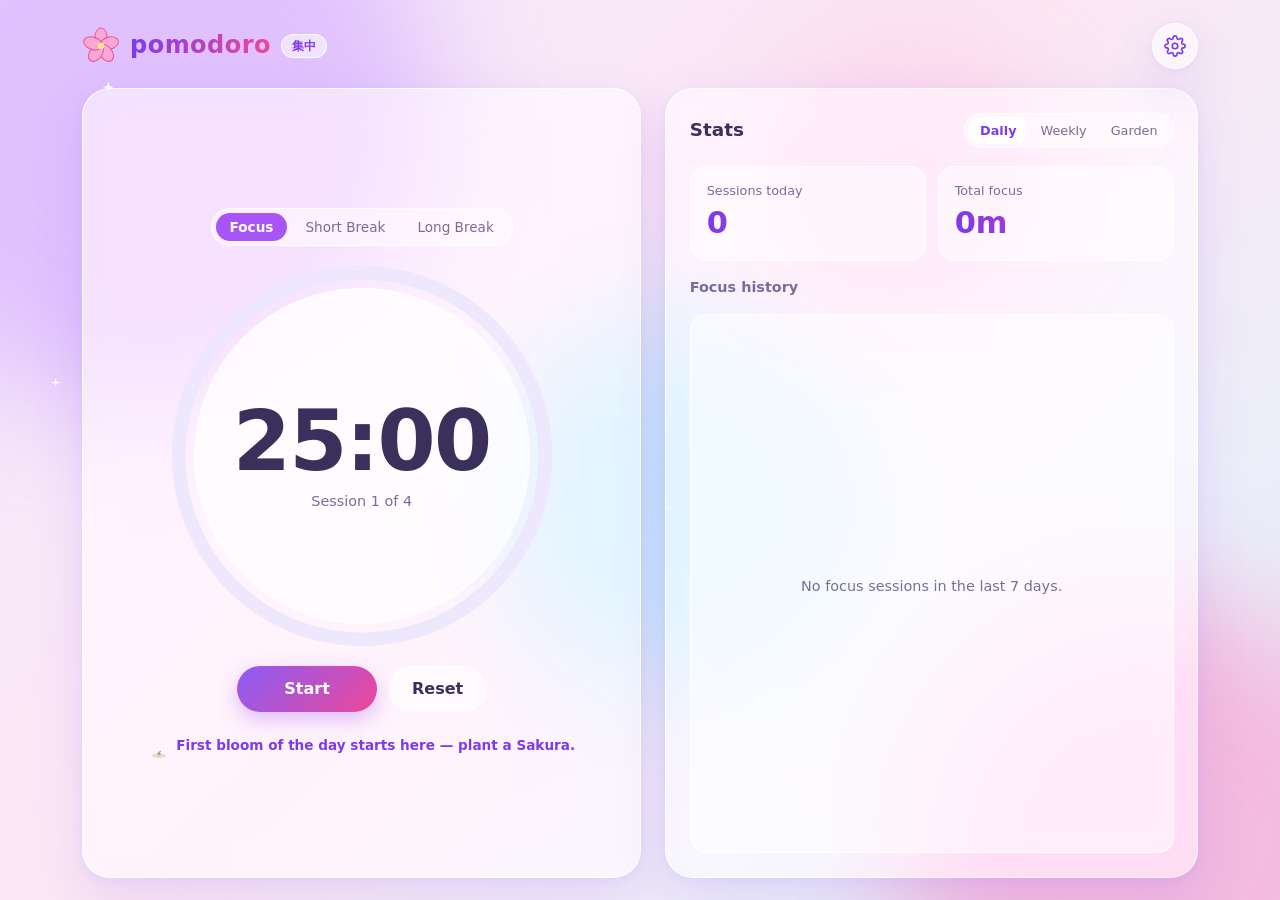
<file: index.html>
<!DOCTYPE html>
<html lang="en">
<head>
  <meta charset="UTF-8">
  <meta name="viewport" content="width=device-width, initial-scale=1.0">
  <title>Pomodoro Timer</title>
  <link rel="stylesheet" href="css/style.css">
  <!-- Not deferred: the saved theme is applied before the page paints (no light→dark flash) -->
  <script src="js/storage.js"></script>
  <script src="js/theme.js"></script>
</head>
<body>
  <!-- Decorative pastel scene (CSS only). Keep in sync with blocked.html -->
  <div class="scene" aria-hidden="true">
    <div class="blob"></div>
    <div class="blob"></div>
    <div class="blob"></div>
    <div class="blob"></div>
    <div class="sparkles">
      <span></span><span></span><span></span><span></span><span></span>
      <span></span><span></span><span></span><span></span><span></span>
    </div>
    <div class="petals">
      <span class="petal"></span><span class="petal"></span><span class="petal"></span><span class="petal"></span>
      <span class="petal"></span><span class="petal"></span><span class="petal"></span><span class="petal"></span>
    </div>
  </div>

  <!-- Garden plant sprite: 5 growth stages + wilted, reused with <use>. Colors come from CSS variables
       (--flower, --leaf, …) set on the outer <svg class="plant flower-…">, so one drawing serves every flower. -->
  <svg class="sprite" aria-hidden="true" focusable="false">
    <symbol id="plant-seed" viewBox="0 0 40 48">
      <ellipse class="p-soil" cx="20" cy="44" rx="14" ry="4"/>
      <ellipse class="p-seed" cx="20" cy="40.5" rx="3.4" ry="2.5"/>
      <path class="p-stem" d="M20 38.5 q1 -2 2.5 -2.5"/>
    </symbol>
    <symbol id="plant-sprout" viewBox="0 0 40 48">
      <ellipse class="p-soil" cx="20" cy="44" rx="14" ry="4"/>
      <path class="p-stem" d="M20 43 V33"/>
      <path class="p-leaf" d="M20 35 C15 35 13 32 13 29 C17 29 20 31 20 35Z"/>
      <path class="p-leaf" d="M20 34 C25 34 27 31 27 28 C23 28 20 30 20 34Z"/>
    </symbol>
    <symbol id="plant-leaves" viewBox="0 0 40 48">
      <ellipse class="p-soil" cx="20" cy="44" rx="14" ry="4"/>
      <path class="p-stem" d="M20 43 V22"/>
      <path class="p-leaf" d="M20 38 C13 38 10 34 10 29 C16 29 20 33 20 38Z"/>
      <path class="p-leaf" d="M20 31 C27 31 30 27 30 22 C24 22 20 26 20 31Z"/>
      <path class="p-leaf" d="M20 24 C16 24 14.5 21.5 14.5 19 C17.5 19 20 21 20 24Z"/>
    </symbol>
    <symbol id="plant-bud" viewBox="0 0 40 48">
      <ellipse class="p-soil" cx="20" cy="44" rx="14" ry="4"/>
      <path class="p-stem" d="M20 43 V17"/>
      <path class="p-leaf" d="M20 38 C13 38 10 34 10 29 C16 29 20 33 20 38Z"/>
      <path class="p-leaf" d="M20 31 C27 31 30 27 30 22 C24 22 20 26 20 31Z"/>
      <path class="p-petal" d="M20 5 C25.5 9 25.5 15.5 20 18 C14.5 15.5 14.5 9 20 5Z"/>
      <path class="p-leaf" d="M15.5 15 C17.5 18.5 22.5 18.5 24.5 15 C23 20.5 17 20.5 15.5 15Z"/>
    </symbol>
    <symbol id="plant-bloom" viewBox="0 0 40 48">
      <ellipse class="p-soil" cx="20" cy="44" rx="14" ry="4"/>
      <path class="p-stem" d="M20 43 V19"/>
      <path class="p-leaf" d="M20 38 C13 38 10 34 10 29 C16 29 20 33 20 38Z"/>
      <path class="p-leaf" d="M20 31 C27 31 30 27 30 22 C24 22 20 26 20 31Z"/>
      <g transform="translate(20 12)">
        <ellipse class="p-petal" rx="4.6" ry="6.6" cy="-5.6"/>
        <ellipse class="p-petal" rx="4.6" ry="6.6" cy="-5.6" transform="rotate(72)"/>
        <ellipse class="p-petal" rx="4.6" ry="6.6" cy="-5.6" transform="rotate(144)"/>
        <ellipse class="p-petal" rx="4.6" ry="6.6" cy="-5.6" transform="rotate(216)"/>
        <ellipse class="p-petal" rx="4.6" ry="6.6" cy="-5.6" transform="rotate(288)"/>
        <circle class="p-center" r="3.2"/>
      </g>
    </symbol>
    <symbol id="plant-wilted" viewBox="0 0 40 48">
      <ellipse class="p-soil" cx="20" cy="44" rx="14" ry="4"/>
      <path class="p-stem" d="M20 43 C20 33 22 25 29 23"/>
      <path class="p-leaf" d="M20 39 C14 40 11 38 9 34 C14 33 18 35 20 39Z"/>
      <path class="p-leaf" d="M21 33 C26 35 29 34 31 31 C27 29 23 30 21 33Z"/>
      <g transform="translate(30 27) rotate(160) scale(0.8)">
        <ellipse class="p-petal" rx="4.6" ry="6.6" cy="-5.6"/>
        <ellipse class="p-petal" rx="4.6" ry="6.6" cy="-5.6" transform="rotate(90)"/>
        <ellipse class="p-petal" rx="4.6" ry="6.6" cy="-5.6" transform="rotate(270)"/>
        <circle class="p-center" r="3.2"/>
      </g>
    </symbol>
    <symbol id="icon-petal" viewBox="-20 -20 40 40">
      <g class="sakura-petals">
        <ellipse rx="6.5" ry="10" cy="-9"/>
        <ellipse rx="6.5" ry="10" cy="-9" transform="rotate(72)"/>
        <ellipse rx="6.5" ry="10" cy="-9" transform="rotate(144)"/>
        <ellipse rx="6.5" ry="10" cy="-9" transform="rotate(216)"/>
        <ellipse rx="6.5" ry="10" cy="-9" transform="rotate(288)"/>
      </g>
      <circle class="sakura-center" r="3.5"/>
    </symbol>
  </svg>

  <div class="app" data-mode="focus">
    <!-- Top bar: brand + settings drop-down -->
    <header class="topbar">
      <div class="brand">
        <svg class="brand-mark" viewBox="-20 -20 40 40" aria-hidden="true" focusable="false">
          <g class="sakura-petals">
            <ellipse rx="6.5" ry="10" cy="-9"/>
            <ellipse rx="6.5" ry="10" cy="-9" transform="rotate(72)"/>
            <ellipse rx="6.5" ry="10" cy="-9" transform="rotate(144)"/>
            <ellipse rx="6.5" ry="10" cy="-9" transform="rotate(216)"/>
            <ellipse rx="6.5" ry="10" cy="-9" transform="rotate(288)"/>
          </g>
          <circle class="sakura-center" r="3.5"/>
        </svg>
        <h1 class="gradient-text">pomodoro</h1>
        <span class="brand-tag" lang="ja">集中</span>
      </div>

      <details class="settings-menu">
        <summary class="gear-btn" aria-label="Settings">
          <svg viewBox="0 0 24 24" aria-hidden="true" focusable="false">
            <circle cx="12" cy="12" r="3"/>
            <path d="M19.4 15a1.65 1.65 0 0 0 .33 1.82l.06.06a2 2 0 1 1-2.83 2.83l-.06-.06a1.65 1.65 0 0 0-1.82-.33 1.65 1.65 0 0 0-1 1.51V21a2 2 0 1 1-4 0v-.09A1.65 1.65 0 0 0 9 19.4a1.65 1.65 0 0 0-1.82.33l-.06.06a2 2 0 1 1-2.83-2.83l.06-.06a1.65 1.65 0 0 0 .33-1.82 1.65 1.65 0 0 0-1.51-1H3a2 2 0 1 1 0-4h.09A1.65 1.65 0 0 0 4.6 9a1.65 1.65 0 0 0-.33-1.82l-.06-.06a2 2 0 1 1 2.83-2.83l.06.06a1.65 1.65 0 0 0 1.82.33H9a1.65 1.65 0 0 0 1-1.51V3a2 2 0 1 1 4 0v.09a1.65 1.65 0 0 0 1 1.51 1.65 1.65 0 0 0 1.82-.33l.06-.06a2 2 0 1 1 2.83 2.83l-.06.06a1.65 1.65 0 0 0-.33 1.82V9a1.65 1.65 0 0 0 1.51 1H21a2 2 0 1 1 0 4h-.09a1.65 1.65 0 0 0-1.51 1z"/>
          </svg>
        </summary>

        <!-- Drop-down settings card -->
        <section class="card settings-card" aria-labelledby="settings-heading">
          <div class="settings-head">
            <h2 id="settings-heading">Settings</h2>
            <button type="button" id="closeSettings" class="icon-btn" aria-label="Close settings">✕</button>
          </div>

          <form id="settingsForm" class="settings-form" novalidate>
            <div class="setting-rows">

              <!-- Row 1: durations -->
              <details class="setting-row" name="settings">
                <summary>
                  <span class="row-icon" aria-hidden="true">
                    <svg viewBox="0 0 24 24" focusable="false"><circle cx="12" cy="13" r="8"/><path d="M12 9v4l2.5 2M9 2h6"/></svg>
                  </span>
                  <span class="row-text">
                    <span class="row-title">Timer durations</span>
                    <span id="durationsSummary" class="row-summary">25 / 5 / 15 min · long break every 4</span>
                  </span>
                  <span class="row-chevron" aria-hidden="true"></span>
                </summary>
                <div class="row-body">
                  <div class="fields">
                    <label class="field">
                      <span>Focus (min)</span>
                      <input type="number" name="focus" min="1" max="120" step="1" value="25" required>
                    </label>
                    <label class="field">
                      <span>Short break (min)</span>
                      <input type="number" name="short" min="1" max="120" step="1" value="5" required>
                    </label>
                    <label class="field">
                      <span>Long break (min)</span>
                      <input type="number" name="long" min="1" max="120" step="1" value="15" required>
                    </label>
                    <label class="field">
                      <span>Long break after</span>
                      <input type="number" name="longEvery" min="1" max="12" step="1" value="4" required>
                    </label>
                  </div>
                  <p class="hint">Duration changes apply from the next session if the timer is running.</p>
                </div>
              </details>

              <!-- Row 2: site blocking -->
              <details class="setting-row" name="settings">
                <summary>
                  <span class="row-icon" aria-hidden="true">
                    <svg viewBox="0 0 24 24" focusable="false"><circle cx="12" cy="12" r="9"/><path d="M5.7 5.7l12.6 12.6"/></svg>
                  </span>
                  <span class="row-text">
                    <span class="row-title">Site blocking <span class="badge">focus only</span></span>
                    <span id="blockingSummary" class="row-summary">Off</span>
                  </span>
                  <span class="row-chevron" aria-hidden="true"></span>
                </summary>
                <div class="row-body">
                  <div class="segmented" role="radiogroup" aria-label="Blocking mode">
                    <label><input type="radio" name="blockMode" value="off" checked><span>Off</span></label>
                    <label><input type="radio" name="blockMode" value="blocklist"><span>Block listed</span></label>
                    <label><input type="radio" name="blockMode" value="allowlist"><span>Allow only</span></label>
                  </div>

                  <p id="modeHint" class="hint">Blocking is off. All sites are allowed during focus.</p>

                  <label class="field site-list" data-for-mode="blocklist" hidden>
                    <span>Disallowed sites <small>(one per line)</small></span>
                    <textarea name="blockedSites" rows="4" spellcheck="false" autocapitalize="off"
                              placeholder="youtube.com&#10;reddit.com&#10;x.com"></textarea>
                  </label>

                  <label class="field site-list" data-for-mode="allowlist" hidden>
                    <span>Allowed sites <small>(one per line)</small></span>
                    <textarea name="allowedSites" rows="4" spellcheck="false" autocapitalize="off"
                              placeholder="docs.google.com&#10;github.com&#10;stackoverflow.com"></textarea>
                  </label>

                  <p id="blockerNote" class="note">
                    Sites are only blocked when this app is installed as a browser extension
                    (Chrome/Edge → Extensions → Developer mode → Load unpacked).
                  </p>
                </div>
              </details>

              <!-- Row 3: garden -->
              <details class="setting-row" name="settings">
                <summary>
                  <span class="row-icon" aria-hidden="true">
                    <svg viewBox="0 0 24 24" focusable="false"><path d="M12 21v-8M12 13c-4 0-6-2.5-6-6 3.5 0 6 2 6 6zM12 15c3.5 0 5.5-2 5.5-5-3 0-5.5 2-5.5 5z"/><path d="M7 21h10"/></svg>
                  </span>
                  <span class="row-text">
                    <span class="row-title">Garden</span>
                    <span id="gardenSummary" class="row-summary">On · 0 petals · growing Sakura</span>
                  </span>
                  <span class="row-chevron" aria-hidden="true"></span>
                </summary>
                <div class="row-body">
                  <label class="switch">
                    <input type="checkbox" id="gardenEnabled" checked>
                    <span class="switch-track" aria-hidden="true"></span>
                    <span>Show garden and messages</span>
                  </label>

                  <fieldset id="flowerPicker" class="flower-picker">
                    <legend>Next flower to grow</legend>
                  </fieldset>

                  <div>
                    <button type="button" id="unlockFlower" class="btn">Unlock Tulip · 100 petals</button>
                  </div>
                  <p class="hint">Earn 1 petal per focus minute. Pausing never hurts your plant; resetting after the first minute wilts it.</p>
                </div>
              </details>

              <!-- Row 4: appearance (applies immediately, like the garden row) -->
              <details class="setting-row" name="settings">
                <summary>
                  <span class="row-icon" aria-hidden="true">
                    <svg viewBox="0 0 24 24" focusable="false"><circle cx="12" cy="12" r="8"/><path d="M12 4a8 8 0 0 0 0 16z"/></svg>
                  </span>
                  <span class="row-text">
                    <span class="row-title">Appearance</span>
                    <span id="appearanceSummary" class="row-summary">Match system</span>
                  </span>
                  <span class="row-chevron" aria-hidden="true"></span>
                </summary>
                <div class="row-body">
                  <div class="segmented" role="radiogroup" aria-label="Theme">
                    <label><input type="radio" name="theme" value="system" checked><span>System</span></label>
                    <label><input type="radio" name="theme" value="light"><span>Light</span></label>
                    <label><input type="radio" name="theme" value="dark"><span>Dark</span></label>
                  </div>
                  <p class="hint">System follows your device's light/dark setting. Applies to the timer and the blocked page.</p>
                </div>
              </details>

              <!-- Row 5: data -->
              <details class="setting-row" name="settings">
                <summary>
                  <span class="row-icon" aria-hidden="true">
                    <svg viewBox="0 0 24 24" focusable="false"><rect x="3" y="4" width="18" height="4" rx="1"/><path d="M5 8v11h14V8M10 12h4"/></svg>
                  </span>
                  <span class="row-text">
                    <span class="row-title">Data</span>
                    <span id="dataSummary" class="row-summary">0 focus sessions saved</span>
                  </span>
                  <span class="row-chevron" aria-hidden="true"></span>
                </summary>
                <div class="row-body">
                  <p class="hint">Your focus history and garden are stored only in this browser. Clearing cannot be undone.</p>
                  <div class="data-actions">
                    <button type="button" id="clearHistory" class="btn btn-danger">Clear focus history</button>
                    <button type="button" id="resetGarden" class="btn btn-danger">Reset garden</button>
                  </div>
                </div>
              </details>
            </div>

            <div class="settings-footer">
              <p id="settingsError" class="form-error" role="alert"></p>
              <div class="form-actions">
                <button type="submit" class="btn btn-primary">Save</button>
                <button type="button" id="restoreDefaults" class="btn">Restore defaults</button>
              </div>
            </div>
          </form>
        </section>
      </details>
    </header>

    <!-- One-screen stage: timer + stats -->
    <main class="stage">
      <section class="card timer" aria-labelledby="timer-heading">
        <h2 id="timer-heading" class="visually-hidden">Timer</h2>

        <ol class="modes" aria-label="Current mode">
          <li class="mode" data-mode="focus" aria-current="step">Focus</li>
          <li class="mode" data-mode="short">Short Break</li>
          <li class="mode" data-mode="long">Long Break</li>
        </ol>

        <div class="ring">
          <div id="progressBar" class="ring-progress" aria-hidden="true"></div>
          <div class="ring-face">
            <div id="time" class="time" role="timer" aria-live="off">25:00</div>
            <p id="cycle" class="cycle">Session 1 of 4</p>
          </div>
        </div>

        <div class="controls">
          <button id="startPause" type="button" class="btn btn-primary">Start</button>
          <button id="reset" type="button" class="btn">Reset</button>
        </div>

        <p id="blockStatus" class="block-status" hidden></p>
        <!-- Smart message from the garden (set by app.js) -->
        <p id="coach" class="coach">
          <svg class="plant flower-sakura" viewBox="0 0 40 48" aria-hidden="true" focusable="false"><use href="#plant-seed"/></svg>
          <span id="coachText">Plant a Sakura — 25 min to full bloom</span>
        </p>
        <p id="status" class="visually-hidden" aria-live="polite"></p>
      </section>

      <section class="card stats" aria-labelledby="stats-heading">
        <div class="stats-head">
          <h2 id="stats-heading">Stats</h2>
          <div class="toggle" role="group" aria-label="History range">
            <button type="button" class="toggle-btn" data-range="daily" aria-pressed="true">Daily</button>
            <button type="button" class="toggle-btn" data-range="weekly" aria-pressed="false">Weekly</button>
            <button type="button" id="gardenToggle" class="toggle-btn" data-range="garden" aria-pressed="false">Garden</button>
          </div>
        </div>

        <div class="tiles">
          <div class="tile">
            <span class="tile-label">Sessions today</span>
            <span id="todayCount" class="tile-value gradient-text">0</span>
          </div>
          <div class="tile">
            <span class="tile-label">Total focus</span>
            <span id="totalFocus" class="tile-value gradient-text">0m</span>
          </div>
        </div>

        <h3 id="chart-heading" class="chart-title">Focus history</h3>
        <div id="chart" class="chart" role="img" aria-labelledby="chart-heading">
          <p class="chart-empty">No sessions yet — finish a focus session to see your history.</p>
        </div>

        <!-- Garden view (filled by app.js) -->
        <div id="gardenPanel" class="garden" hidden>
          <div class="garden-head">
            <h3 class="chart-title">Your garden</h3>
            <span class="petal-count">
              <svg aria-hidden="true" focusable="false"><use href="#icon-petal"/></svg>
              <span id="petalCount">0</span> petals
            </span>
          </div>

          <div class="garden-bed">
            <div class="garden-now">
              <svg id="livePlant" class="plant flower-sakura" viewBox="0 0 40 48" aria-hidden="true" focusable="false"><use href="#plant-seed"/></svg>
              <p class="garden-now-text">
                <strong>Growing now</strong>
                <span id="liveStage">Sakura · ready to plant</span>
                <span id="gardenSummaryLine" class="garden-summary">0 blooms this week</span>
              </p>
            </div>

            <ul id="gardenRow" class="garden-row" aria-label="Plants from the last 7 days, newest first"></ul>
          </div>
        </div>
      </section>
    </main>
  </div>

  <script defer src="js/timer.js"></script>
  <script defer src="js/stats.js"></script>
  <script defer src="js/garden.js"></script>
  <script defer src="js/blocker.js"></script>
  <script defer src="js/app.js"></script>
</body>
</html>
</file>
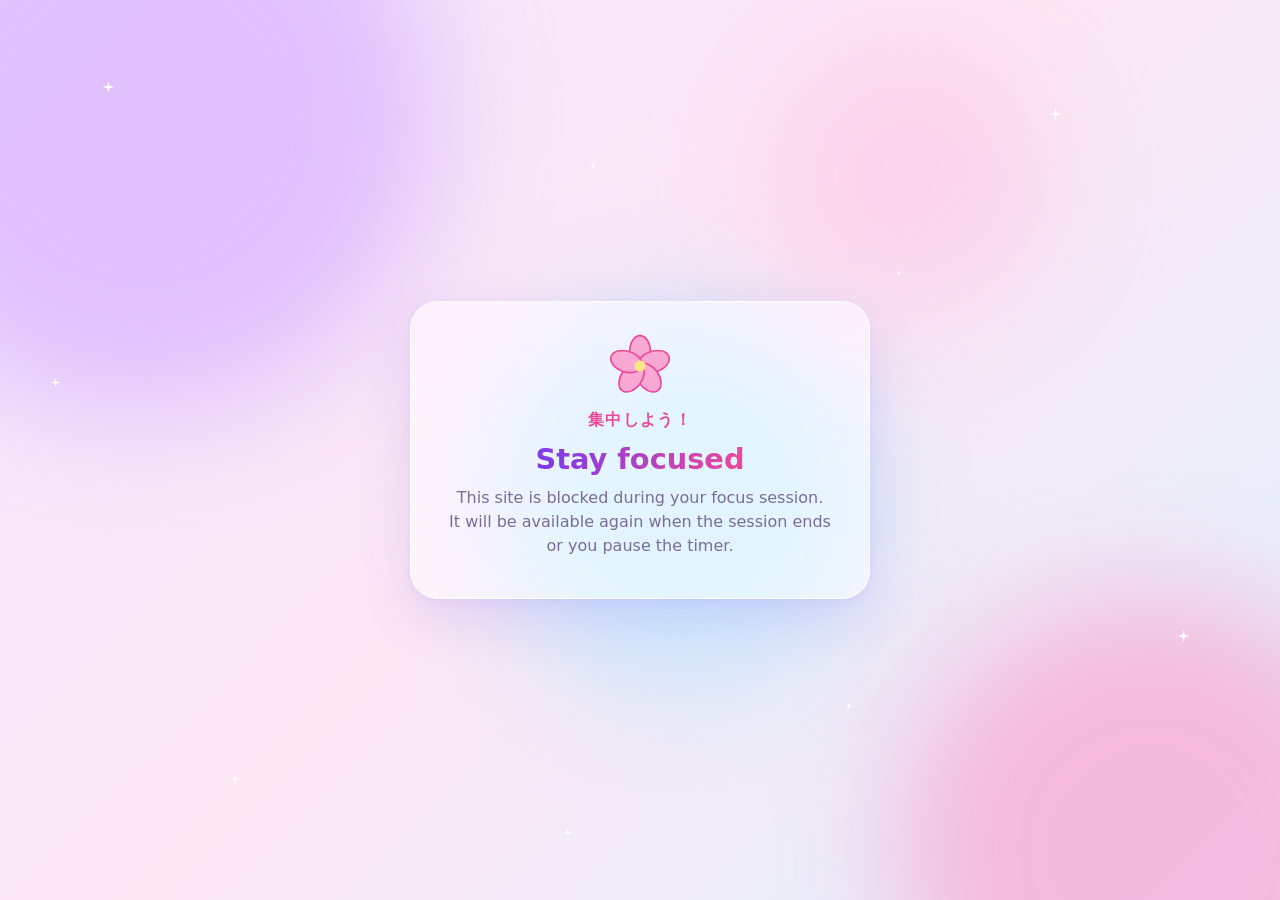
<file: blocked.html>
<!DOCTYPE html>
<html lang="en">
<head>
  <meta charset="UTF-8">
  <meta name="viewport" content="width=device-width, initial-scale=1.0">
  <title>Blocked during focus</title>
  <link rel="stylesheet" href="css/style.css">
  <!-- Not deferred: the saved theme is applied before the page paints (no light→dark flash) -->
  <script src="js/storage.js"></script>
  <script src="js/theme.js"></script>
</head>
<body class="blocked-page">
  <!-- Same decorative pastel scene as index.html (keep the two in sync) -->
  <div class="scene" aria-hidden="true">
    <div class="blob"></div>
    <div class="blob"></div>
    <div class="blob"></div>
    <div class="blob"></div>
    <div class="sparkles">
      <span></span><span></span><span></span><span></span><span></span>
      <span></span><span></span><span></span><span></span><span></span>
    </div>
    <div class="petals">
      <span class="petal"></span><span class="petal"></span><span class="petal"></span><span class="petal"></span>
      <span class="petal"></span><span class="petal"></span><span class="petal"></span><span class="petal"></span>
    </div>
  </div>

  <main class="card blocked-card">
    <svg class="brand-mark blocked-mark" viewBox="-20 -20 40 40" aria-hidden="true" focusable="false">
      <g class="sakura-petals">
        <ellipse rx="6.5" ry="10" cy="-9"/>
        <ellipse rx="6.5" ry="10" cy="-9" transform="rotate(72)"/>
        <ellipse rx="6.5" ry="10" cy="-9" transform="rotate(144)"/>
        <ellipse rx="6.5" ry="10" cy="-9" transform="rotate(216)"/>
        <ellipse rx="6.5" ry="10" cy="-9" transform="rotate(288)"/>
      </g>
      <circle class="sakura-center" r="3.5"/>
    </svg>
    <p class="blocked-ja" lang="ja">集中しよう！</p>
    <h1 class="gradient-text">Stay focused</h1>
    <p>This site is blocked during your focus session.<br>
       It will be available again when the session ends or you pause the timer.</p>
    <!-- <a id="backToTimer" class="btn btn-primary" href="index.html">Back to timer</a> -->
  </main>

  <script defer src="js/blocker.js"></script>
  <script defer src="js/blocked.js"></script>
</body>
</html>
</file>
<file: css/style.css>
/* ==========================================================================
   Theme tokens — soft pastel dreamy (light) / dusky violet (dark)
   ========================================================================== */
:root {
  color-scheme: light;
  /* Scene */
  --bg: linear-gradient(135deg, #f3e8ff 0%, #fce7f3 48%, #e0f2fe 100%);
  --bg-fallback: #f5eafc;
  --blob-1: #d8b4fe;
  --blob-2: #f9a8d4;
  --blob-3: #bae6fd;
  --blob-4: #fbcfe8;
  --blob-opacity: 0.75;
  --sparkle: #ffffff;
  --petal-a: #fde2ef;
  --petal-b: #f9a8d4;

  /* Surfaces (frosted glass) */
  --glass: rgb(255 255 255 / 0.55);
  --glass-strong: rgb(255 255 255 / 0.82);
  --glass-border: rgb(255 255 255 / 0.85);
  --panel: rgb(255 255 255 / 0.5);
  --text: #3b2f5c;
  --muted: #7a6c99;
  --border: rgb(196 181 253 / 0.5);
  --track: rgb(237 233 254 / 0.95);

  /* Accents */
  --primary: #8b5cf6;
  --primary-strong: #7c3aed;
  --sakura: #ec4899;
  --sakura-soft: #f9a8d4;
  --focus: #a855f7;   /* lavender */
  --short: #0d9488;   /* mint     */
  --long: #3b82f6;    /* sky      */
  --accent: var(--focus);
  --on-accent: #ffffff;

  --success: #0f766e;
  --danger: #e11d48;
  --danger-tint: rgb(225 29 72 / 0.08);

  /* Shared gradients and effect colors */
  --gradient-brand: linear-gradient(135deg, var(--primary), var(--sakura));
  --gradient-text: linear-gradient(90deg, var(--primary-strong), var(--sakura));
  --on-gradient: #ffffff;
  --icon-tint: linear-gradient(135deg, rgb(168 85 247 / 0.16), rgb(236 72 153 / 0.16));
  --sakura-center: #fde68a;
  --sparkle-glow: rgb(255 255 255 / 0.9);
  --btn-glow: rgb(168 85 247 / 0.35);
  --ring-glow: rgb(236 72 153 / 0.35);
  --face-highlight: rgb(255 255 255 / 0.5);
  --row-highlight: rgb(255 255 255 / 0.35);
  --bar-from: #c4b5fd;
  --bar-to: #e9d5ff;

  /* Garden plants */
  --soil: #ead7cf;
  --seed: #c69c7c;
  --stem: #5fb889;
  --leaf: #9fe0b8;
  --leaf-edge: #5fb889;
  --wilt: #cbbcb3;
  --wilt-edge: #a8968b;
  --flower-sakura: #f9a8d4;
  --flower-sakura-edge: #ec4899;
  --flower-sakura-center: #fde68a;
  --flower-tulip: #fda4af;
  --flower-tulip-edge: #f43f5e;
  --flower-tulip-center: #fb7185;
  --flower-sunflower: #fde047;
  --flower-sunflower-edge: #eab308;
  --flower-sunflower-center: #a16207;
  --flower-lotus: #ddd6fe;
  --flower-lotus-edge: #a78bfa;
  --flower-lotus-center: #fef3c7;
  --flower-moonflower: #e0f2fe;
  --flower-moonflower-edge: #7dd3fc;
  --flower-moonflower-center: #bae6fd;
  --bed: linear-gradient(to bottom, transparent 62%, rgb(234 215 207 / 0.55) 62%);

  --radius: 28px;
  --radius-sm: 16px;
  --shadow: 0 2px 8px rgb(139 92 246 / 0.08), 0 20px 50px rgb(139 92 246 / 0.16);
  --font: ui-rounded, "SF Pro Rounded", "Segoe UI Variable Display", "Segoe UI", system-ui, "Yu Gothic UI", "Meiryo", sans-serif;
}

/* Dark theme. theme.js sets <html data-theme="light|dark"> from Settings → Appearance
   (System follows the OS live). This is the ONLY place dark colors are defined. */
:root[data-theme="dark"] {
  color-scheme: dark;
  --bg: linear-gradient(135deg, #1e1b3a 0%, #2e1f4d 50%, #172554 100%);
  --bg-fallback: #241d42;
  --blob-1: #7c3aed;
  --blob-2: #db2777;
  --blob-3: #0284c7;
  --blob-4: #6d28d9;
  --blob-opacity: 0.32;
  --sparkle: #f5f3ff;
  --petal-a: rgb(253 226 239 / 0.55);
  --petal-b: rgb(249 168 212 / 0.45);

  --glass: rgb(30 27 58 / 0.55);
  --glass-strong: rgb(30 27 58 / 0.92);
  --glass-border: rgb(196 181 253 / 0.18);
  --panel: rgb(255 255 255 / 0.05);
  --text: #f3e8ff;
  --muted: #c4b5fd;
  --border: rgb(196 181 253 / 0.2);
  --track: rgb(76 59 130 / 0.55);

  --primary: #c084fc;
  --primary-strong: #a855f7;
  --sakura: #f472b6;
  --focus: #c084fc;
  --short: #5eead4;
  --long: #93c5fd;
  --on-accent: #1e1b3a;

  --success: #5eead4;
  --danger: #fb7185;
  --danger-tint: rgb(251 113 133 / 0.12);
  --row-highlight: rgb(255 255 255 / 0.04);
  --bar-from: #7c3aed;
  --bar-to: #c4b5fd;

  --soil: #4a3a5e;
  --seed: #b08a6c;
  --stem: #6ee7b7;
  --leaf: #34a37a;
  --leaf-edge: #6ee7b7;
  --wilt: #6b5f72;
  --wilt-edge: #8f8197;
  --flower-moonflower: #c7e6fb;
  --bed: linear-gradient(to bottom, transparent 62%, rgb(74 58 94 / 0.55) 62%);

  --shadow: 0 2px 8px rgb(0 0 0 / 0.3), 0 20px 50px rgb(0 0 0 / 0.35);
}

/* Per-mode accent color (set data-mode on .app) */
.app[data-mode="focus"] { --accent: var(--focus); }
.app[data-mode="short"] { --accent: var(--short); }
.app[data-mode="long"]  { --accent: var(--long); }

/* ==========================================================================
   Base
   ========================================================================== */
*,
*::before,
*::after { box-sizing: border-box; }

html, body { height: 100%; }

body {
  margin: 0;
  overflow: hidden; /* one-screen layout */
  background: var(--bg-fallback);
  color: var(--text);
  font-family: var(--font);
  font-size: 1rem; /* extension pages default to 75% in Chromium */
  line-height: 1.5;
}

h1, h2, h3 { margin: 0; line-height: 1.2; }

[hidden] { display: none !important; }

.visually-hidden {
  position: absolute;
  width: 1px;
  height: 1px;
  overflow: hidden;
  clip: rect(0 0 0 0);
  white-space: nowrap;
}

:focus-visible {
  outline: 3px solid var(--primary);
  outline-offset: 2px;
}

/* ==========================================================================
   Scene (decorative, fixed behind everything)
   ========================================================================== */
.scene {
  position: fixed;
  inset: 0;
  z-index: 0;
  overflow: hidden;
  pointer-events: none;
  background: var(--bg);
}

/* Soft blurred light blobs */
.blob {
  position: absolute;
  border-radius: 50%;
  filter: blur(60px);
  opacity: var(--blob-opacity);
  animation: float 26s ease-in-out infinite alternate;
  will-change: transform;
}
.blob:nth-of-type(1) { width: 46vmax; height: 46vmax; top: -14vmax; left: -12vmax; background: var(--blob-1); }
.blob:nth-of-type(2) { width: 40vmax; height: 40vmax; bottom: -16vmax; right: -10vmax; background: var(--blob-2); animation-duration: 32s; }
.blob:nth-of-type(3) { width: 30vmax; height: 30vmax; top: 34%; left: 38%; background: var(--blob-3); animation-duration: 38s; animation-direction: alternate-reverse; }
.blob:nth-of-type(4) { width: 22vmax; height: 22vmax; top: 4%; right: 18%; background: var(--blob-4); animation-duration: 29s; }

@keyframes float {
  from { transform: translate3d(0, 0, 0) scale(1); }
  to   { transform: translate3d(6vmax, 4vmax, 0) scale(1.1); }
}

/* Four-point sparkles */
.sparkles span {
  position: absolute;
  width: 12px;
  height: 12px;
  background: var(--sparkle);
  clip-path: polygon(50% 0, 60% 40%, 100% 50%, 60% 60%, 50% 100%, 40% 60%, 0 50%, 40% 40%);
  filter: drop-shadow(0 0 4px var(--sparkle-glow));
  animation: twinkle 3.2s ease-in-out infinite;
}
.sparkles span:nth-child(1)  { top: 9%;  left: 8%;  }
.sparkles span:nth-child(2)  { top: 18%; left: 46%; width: 8px; height: 8px; animation-delay: -1.1s; }
.sparkles span:nth-child(3)  { top: 12%; left: 82%; animation-delay: -2.2s; }
.sparkles span:nth-child(4)  { top: 42%; left: 4%;  width: 9px; height: 9px; animation-delay: -0.6s; }
.sparkles span:nth-child(5)  { top: 56%; left: 52%; width: 7px; height: 7px; animation-delay: -1.8s; }
.sparkles span:nth-child(6)  { top: 70%; left: 92%; animation-delay: -2.7s; }
.sparkles span:nth-child(7)  { top: 86%; left: 18%; width: 10px; height: 10px; animation-delay: -0.3s; }
.sparkles span:nth-child(8)  { top: 78%; left: 66%; width: 8px; height: 8px; animation-delay: -1.5s; }
.sparkles span:nth-child(9)  { top: 30%; left: 70%; width: 6px; height: 6px; animation-delay: -2.4s; }
.sparkles span:nth-child(10) { top: 92%; left: 44%; width: 9px; height: 9px; animation-delay: -0.9s; }

@keyframes twinkle {
  0%, 100% { opacity: 0.15; transform: scale(0.6) rotate(0deg); }
  50%      { opacity: 1;    transform: scale(1) rotate(45deg); }
}

/* Sakura petals */
.petal {
  position: absolute;
  top: -4vh;
  width: 13px;
  height: 10px;
  border-radius: 150% 0 150% 0;
  background: linear-gradient(135deg, var(--petal-a), var(--petal-b));
  opacity: 0.85;
  animation: petal-fall 18s linear infinite;
  will-change: transform;
}
.petal:nth-child(1) { left: 6%;  animation-duration: 17s; animation-delay: -3s; }
.petal:nth-child(2) { left: 19%; animation-duration: 22s; animation-delay: -12s; width: 10px; height: 8px; }
.petal:nth-child(3) { left: 33%; animation-duration: 19s; animation-delay: -7s; }
.petal:nth-child(4) { left: 48%; animation-duration: 24s; animation-delay: -16s; width: 9px; height: 7px; }
.petal:nth-child(5) { left: 61%; animation-duration: 18s; animation-delay: -1s; }
.petal:nth-child(6) { left: 74%; animation-duration: 23s; animation-delay: -10s; width: 15px; height: 11px; }
.petal:nth-child(7) { left: 86%; animation-duration: 20s; animation-delay: -5s; }
.petal:nth-child(8) { left: 95%; animation-duration: 26s; animation-delay: -14s; width: 10px; height: 8px; }

@keyframes petal-fall {
  0%   { transform: translate3d(0, 0, 0) rotate(0deg); }
  25%  { transform: translate3d(-40px, 27vh, 0) rotate(100deg); }
  50%  { transform: translate3d(20px, 54vh, 0) rotate(190deg); }
  75%  { transform: translate3d(-50px, 81vh, 0) rotate(280deg); }
  100% { transform: translate3d(-10px, 110vh, 0) rotate(370deg); }
}

/* ==========================================================================
   One-screen layout
   ========================================================================== */
.app {
  position: relative;
  z-index: 1;
  height: 100vh;
  height: 100dvh;
  max-width: 1180px;
  margin: 0 auto;
  padding: clamp(12px, 2.5vh, 28px) clamp(16px, 3vw, 32px);
  display: flex;
  flex-direction: column;
  gap: clamp(10px, 2.2vh, 24px);
}

.stage {
  flex: 1;
  min-height: 0;
  display: grid;
  gap: clamp(12px, 2vw, 24px);
  grid-template-columns: minmax(0, 1.05fr) minmax(0, 1fr);
}

.card {
  background: var(--glass);
  border: 1px solid var(--glass-border);
  border-radius: var(--radius);
  box-shadow: var(--shadow);
  padding: clamp(16px, 2.6vh, 28px);
  -webkit-backdrop-filter: blur(18px) saturate(150%);
  backdrop-filter: blur(18px) saturate(150%);
}

/* Gradient text (brand title, stat numbers, blocked-page title) */
.gradient-text {
  background: var(--gradient-text);
  -webkit-background-clip: text;
  background-clip: text;
  color: transparent;
}

/* ==========================================================================
   Top bar
   ========================================================================== */
.topbar {
  position: relative;
  z-index: 10;
  display: flex;
  align-items: center;
  justify-content: space-between;
}
.brand {
  display: flex;
  align-items: center;
  gap: 10px;
}
.brand-mark {
  width: 38px;
  height: 38px;
  flex: none;
  animation: spin-slow 40s linear infinite;
}
.sakura-petals ellipse { fill: var(--sakura-soft); stroke: var(--sakura); stroke-width: 1; }
.sakura-center { fill: var(--sakura-center); }
@keyframes spin-slow { to { transform: rotate(360deg); } }

.brand h1 {
  font-size: 1.5rem;
  font-weight: 800;
  letter-spacing: 0.02em;
}
.brand-tag {
  font-size: 0.75rem;
  font-weight: 700;
  padding: 2px 10px;
  border-radius: 999px;
  color: var(--primary-strong);
  background: var(--glass);
  border: 1px solid var(--glass-border);
}

/* Settings drop-down (native <details>) */
.settings-menu { position: relative; }
.gear-btn {
  list-style: none;
  width: 46px;
  height: 46px;
  border-radius: 50%;
  display: grid;
  place-items: center;
  cursor: pointer;
  color: var(--primary-strong);
  background: var(--glass);
  border: 1px solid var(--glass-border);
  box-shadow: var(--shadow);
  -webkit-backdrop-filter: blur(18px);
  backdrop-filter: blur(18px);
  transition: transform 0.2s;
}
.gear-btn::-webkit-details-marker { display: none; }
.gear-btn:hover { transform: scale(1.06); }
.gear-btn svg {
  width: 22px;
  height: 22px;
  fill: none;
  stroke: currentColor;
  stroke-width: 1.8;
  stroke-linecap: round;
  stroke-linejoin: round;
  transition: transform 0.4s ease;
}
.settings-menu[open] .gear-btn { background: var(--primary); color: var(--on-accent); border-color: var(--primary); }
.settings-menu[open] .gear-btn svg { transform: rotate(90deg); }

.settings-card {
  position: absolute;
  top: calc(100% + 12px);
  right: 0;
  width: min(440px, calc(100vw - 32px));
  max-height: calc(100dvh - 100px);
  overflow-y: auto;
  overscroll-behavior: contain;
  background: var(--glass-strong);
  padding: 18px;
  transform-origin: top right;
  animation: drop-in 0.22s ease;
}
@keyframes drop-in {
  from { opacity: 0; transform: translateY(-8px) scale(0.97); }
  to   { opacity: 1; transform: none; }
}

.settings-head {
  display: flex;
  align-items: center;
  justify-content: space-between;
  margin-bottom: 12px;
}
.settings-head h2 { font-size: 1.15rem; }

.icon-btn {
  width: 32px;
  height: 32px;
  border-radius: 50%;
  border: 1px solid var(--border);
  background: var(--panel);
  color: var(--muted);
  font: inherit;
  font-size: 0.9rem;
  cursor: pointer;
}
.icon-btn:hover { color: var(--text); background: var(--track); }

/* ==========================================================================
   Buttons
   ========================================================================== */
.btn {
  font: inherit;
  font-weight: 700;
  padding: 10px 22px;
  border-radius: 999px;
  border: 1px solid var(--glass-border);
  background: var(--glass);
  color: var(--text);
  cursor: pointer;
  transition: transform 0.15s, box-shadow 0.2s, filter 0.2s, background 0.2s;
}
.btn:hover { transform: translateY(-1px); background: var(--glass-strong); }
.btn:active { transform: translateY(0); }
.btn:disabled,
.btn:disabled:hover { cursor: not-allowed; transform: none; opacity: 0.6; border-style: dashed; background: transparent; }

.btn-primary {
  background: var(--gradient-brand);
  border-color: transparent;
  color: var(--on-gradient);
  box-shadow: 0 8px 20px var(--btn-glow);
}
.btn-primary:hover { background: var(--gradient-brand); filter: brightness(1.06); }

.btn-danger {
  color: var(--danger);
  border-color: currentColor;
  background: transparent;
}
.btn-danger:hover { background: var(--danger-tint); }

/* ==========================================================================
   Timer card (progress ring)
   ========================================================================== */
.timer {
  min-height: 0;
  display: flex;
  flex-direction: column;
  align-items: center;
  justify-content: center;
  gap: clamp(10px, 2.2vh, 22px);
  text-align: center;
  --ring: min(46vh, 34vw, 380px);
}

.modes {
  list-style: none;
  margin: 0;
  padding: 4px;
  display: inline-flex;
  gap: 4px;
  flex-wrap: wrap;
  justify-content: center;
  background: var(--panel);
  border: 1px solid var(--glass-border);
  border-radius: 999px;
}
.mode {
  font-size: 0.85rem;
  padding: 4px 14px;
  border-radius: 999px;
  color: var(--muted);
}
.mode[aria-current="step"] {
  background: var(--accent);
  color: var(--on-accent);
  font-weight: 700;
}

.ring {
  position: relative;
  width: var(--ring);
  height: var(--ring);
  flex: none;
}
.ring-progress {
  position: absolute;
  inset: 0;
  border-radius: 50%;
  background: conic-gradient(var(--accent) 0, var(--sakura) var(--p, 0%), var(--track) var(--p, 0%) 100%);
  -webkit-mask: radial-gradient(farthest-side, transparent calc(100% - 14px), black calc(100% - 13px));
  mask: radial-gradient(farthest-side, transparent calc(100% - 14px), black calc(100% - 13px)); /* mask alpha only */
  filter: drop-shadow(0 0 10px var(--ring-glow));
  transition: background 0.25s linear;
}
.ring-face {
  position: absolute;
  inset: 22px;
  border-radius: 50%;
  display: flex;
  flex-direction: column;
  align-items: center;
  justify-content: center;
  background: radial-gradient(circle at 35% 30%, var(--glass-strong), var(--glass));
  border: 1px solid var(--glass-border);
  box-shadow: inset 0 2px 20px var(--face-highlight);
}

.time {
  font-size: calc(var(--ring) * 0.22);
  font-weight: 800;
  font-variant-numeric: tabular-nums;
  letter-spacing: -0.02em;
  line-height: 1;
  color: var(--text);
}
.cycle {
  margin: 8px 0 0;
  font-size: clamp(0.8rem, 1.6vh, 0.95rem);
  color: var(--muted);
}

.controls {
  display: flex;
  justify-content: center;
  gap: 12px;
}
.controls .btn-primary { min-width: 140px; }

.block-status {
  margin: 0;
  padding: 5px 14px;
  border-radius: 999px;
  background: var(--panel);
  border: 1px solid var(--glass-border);
  color: var(--sakura);
  font-size: 0.85rem;
  font-weight: 700;
}

/* Smart message under the controls (garden coach) */
.coach {
  margin: 0;
  max-width: 100%;
  display: flex;
  align-items: center;
  gap: 6px;
  color: var(--primary-strong);
  font-size: 0.85rem;
  font-weight: 600;
}
.coach .plant { width: 22px; height: 26px; }
.coach span {
  min-width: 0;
  overflow: hidden;
  text-overflow: ellipsis;
  white-space: nowrap;
}

/* ==========================================================================
   Garden plants (inline SVG sprite in index.html, reused with <use>)
   ========================================================================== */
.sprite { position: absolute; width: 0; height: 0; overflow: hidden; }

.plant {
  flex: none;
  overflow: visible;
  --flower: var(--flower-sakura);
  --flower-edge: var(--flower-sakura-edge);
  --flower-center: var(--flower-sakura-center);
}
.flower-tulip      { --flower: var(--flower-tulip);      --flower-edge: var(--flower-tulip-edge);      --flower-center: var(--flower-tulip-center); }
.flower-sunflower  { --flower: var(--flower-sunflower);  --flower-edge: var(--flower-sunflower-edge);  --flower-center: var(--flower-sunflower-center); }
.flower-lotus      { --flower: var(--flower-lotus);      --flower-edge: var(--flower-lotus-edge);      --flower-center: var(--flower-lotus-center); }
.flower-moonflower { --flower: var(--flower-moonflower); --flower-edge: var(--flower-moonflower-edge); --flower-center: var(--flower-moonflower-center); }
.plant.is-wilted {
  --flower: var(--wilt);
  --flower-edge: var(--wilt-edge);
  --flower-center: var(--wilt-edge);
  --leaf: var(--wilt);
  --leaf-edge: var(--wilt-edge);
  --stem: var(--wilt-edge);
}

.p-soil   { fill: var(--soil); }
.p-seed   { fill: var(--seed); }
.p-stem   { fill: none; stroke: var(--stem); stroke-width: 2.4; stroke-linecap: round; }
.p-leaf   { fill: var(--leaf); stroke: var(--leaf-edge); stroke-width: 0.8; }
.p-petal  { fill: var(--flower); stroke: var(--flower-edge); stroke-width: 0.8; }
.p-center { fill: var(--flower-center); }

.plant.is-growing { transform-origin: 50% 92%; animation: sway 4s ease-in-out infinite; }
@keyframes sway {
  0%, 100% { transform: rotate(-2.5deg); }
  50%      { transform: rotate(2.5deg); }
}

/* ==========================================================================
   Stats card
   ========================================================================== */
.stats {
  min-height: 0;
  display: flex;
  flex-direction: column;
  gap: clamp(10px, 2vh, 18px);
}
.stats-head {
  display: flex;
  align-items: center;
  justify-content: space-between;
  gap: 8px;
}
.stats-head h2 { font-size: 1.15rem; }

.tiles {
  display: grid;
  grid-template-columns: 1fr 1fr;
  gap: 12px;
}
.tile {
  background: var(--panel);
  border: 1px solid var(--glass-border);
  border-radius: var(--radius-sm);
  padding: clamp(8px, 1.6vh, 14px) 16px;
  display: flex;
  flex-direction: column;
}
.tile-label { font-size: 0.8rem; color: var(--muted); }
.tile-value {
  font-size: clamp(1.3rem, 3.4vh, 1.9rem);
  font-weight: 800;
  font-variant-numeric: tabular-nums;
}

.chart-title { font-size: 0.9rem; color: var(--muted); font-weight: 600; }

.toggle {
  display: inline-flex;
  background: var(--panel);
  border: 1px solid var(--glass-border);
  border-radius: 999px;
  padding: 3px;
}
.toggle-btn {
  font: inherit;
  font-size: 0.8rem;
  border: 0;
  background: transparent;
  color: var(--muted);
  padding: 4px 12px;
  border-radius: 999px;
  cursor: pointer;
}
.toggle-btn[aria-pressed="true"] {
  background: var(--glass-strong);
  color: var(--primary-strong);
  font-weight: 700;
}

/* Bar chart (rendered by app.js) */
.chart {
  flex: 1;
  min-height: 90px;
  display: flex;
  align-items: stretch;
  gap: 8px;
  padding: 12px 10px 6px;
  background: var(--panel);
  border: 1px solid var(--glass-border);
  border-radius: var(--radius-sm);
}
.chart-empty {
  margin: auto;
  color: var(--muted);
  font-size: 0.9rem;
  text-align: center;
}
.bar-col {
  flex: 1;
  min-width: 0;
  display: flex;
  flex-direction: column;
  align-items: center;
  gap: 4px;
}
.bar-track {
  flex: 1;
  width: 100%;
  max-width: 34px;
  display: flex;
  align-items: flex-end;
}
.bar {
  width: 100%;
  height: var(--h, 0%);
  min-height: 4px;
  background: linear-gradient(to top, var(--bar-from), var(--bar-to));
  border-radius: 999px;
  transition: height 0.4s ease;
}
.bar-col.is-current .bar { background: linear-gradient(to top, var(--sakura), var(--sakura-soft)); }
.bar-value,
.bar-label {
  font-size: 0.72rem;
  color: var(--muted);
  font-variant-numeric: tabular-nums;
  white-space: nowrap;
}
.bar-col.is-current .bar-label { color: var(--sakura); font-weight: 700; }

/* Garden view (third stats toggle; same area as the chart) */
.garden {
  flex: 1;
  min-height: 0;
  display: flex;
  flex-direction: column;
  gap: clamp(8px, 1.6vh, 14px);
}
.garden-head {
  display: flex;
  align-items: center;
  justify-content: space-between;
  gap: 8px;
}
.petal-count {
  display: inline-flex;
  align-items: center;
  gap: 5px;
  padding: 3px 10px;
  border-radius: 999px;
  background: var(--panel);
  border: 1px solid var(--glass-border);
  color: var(--sakura);
  font-size: 0.8rem;
  font-weight: 700;
  font-variant-numeric: tabular-nums;
}
.petal-count svg { width: 14px; height: 14px; }

.garden-bed {
  flex: 1;
  min-height: 0;
  overflow: hidden;
  display: flex;
  flex-direction: column;
  justify-content: space-between;
  gap: 8px;
  padding: clamp(10px, 1.8vh, 16px) 14px;
  background: var(--panel);
  border: 1px solid var(--glass-border);
  border-radius: var(--radius-sm);
}
.garden-now {
  flex: 1;
  min-height: 0;
  display: flex;
  align-items: center;
  justify-content: center;
  gap: clamp(12px, 2.4vw, 28px);
}
.garden-now .plant {
  width: clamp(40px, 13vh, 110px);
  height: clamp(48px, 15.6vh, 132px);
}
.garden-now-text {
  margin: 0;
  display: flex;
  flex-direction: column;
  font-size: 0.85rem;
  color: var(--muted);
}
.garden-now-text strong { color: var(--text); font-size: 0.95rem; }

/* Newest plant first in the DOM, shown on the right; the oldest are clipped on the left */
.garden-row {
  list-style: none;
  margin: 0;
  padding: 0 4px;
  display: flex;
  flex-direction: row-reverse;
  justify-content: flex-start;
  gap: 2px;
  overflow: hidden;
  background: var(--bed);
  border-radius: 0 0 12px 12px;
}
.garden-row li { flex: none; display: flex; }
.garden-row .garden-empty {
  flex: 1;
  justify-content: center;
  padding: 8px 0 10px;
  color: var(--muted);
  font-size: 0.8rem;
}
.garden-row .plant { width: 30px; height: 36px; }

.garden-now-text .garden-summary { margin-top: 4px; font-size: 0.78rem; }

/* ==========================================================================
   Settings card contents — expandable rows
   ========================================================================== */
.settings-form {
  display: flex;
  flex-direction: column;
  gap: 14px;
}

.setting-rows {
  background: var(--panel);
  border: 1px solid var(--border);
  border-radius: var(--radius-sm);
  overflow: hidden;
}
.setting-row + .setting-row { border-top: 1px solid var(--border); }

.setting-row > summary {
  list-style: none;
  cursor: pointer;
  display: flex;
  align-items: center;
  gap: 12px;
  padding: 12px 14px;
  transition: background 0.15s;
}
.setting-row > summary::-webkit-details-marker { display: none; }
.setting-row > summary:hover,
.setting-row[open] > summary { background: var(--row-highlight); }
.setting-row > summary:focus-visible { outline-offset: -3px; }

.row-icon {
  flex: none;
  width: 34px;
  height: 34px;
  border-radius: 12px;
  display: grid;
  place-items: center;
  background: var(--icon-tint);
  color: var(--primary-strong);
}
.row-icon svg {
  width: 19px;
  height: 19px;
  fill: none;
  stroke: currentColor;
  stroke-width: 2;
  stroke-linecap: round;
  stroke-linejoin: round;
}
.row-text {
  flex: 1;
  min-width: 0;
  display: flex;
  flex-direction: column;
}
.row-title {
  font-weight: 700;
  display: flex;
  align-items: center;
  gap: 8px;
}
.row-summary {
  font-size: 0.82rem;
  color: var(--muted);
  overflow: hidden;
  text-overflow: ellipsis;
  white-space: nowrap;
}
.row-chevron {
  flex: none;
  width: 9px;
  height: 9px;
  margin-right: 4px;
  border-right: 2px solid var(--muted);
  border-bottom: 2px solid var(--muted);
  transform: translateY(-3px) rotate(45deg);
  transition: transform 0.2s ease;
}
.setting-row[open] > summary .row-chevron { transform: translateY(2px) rotate(-135deg); }

.row-body {
  padding: 4px 14px 16px;
  display: flex;
  flex-direction: column;
  gap: 12px;
}
.setting-row[open] .row-body { animation: row-in 0.2s ease; }
@keyframes row-in {
  from { opacity: 0; transform: translateY(-6px); }
  to   { opacity: 1; transform: none; }
}

.badge {
  font-size: 0.62rem;
  font-weight: 800;
  padding: 2px 8px;
  border-radius: 999px;
  background: var(--gradient-brand);
  color: var(--on-gradient);
  text-transform: uppercase;
  letter-spacing: 0.04em;
}

.fields {
  display: grid;
  grid-template-columns: repeat(2, minmax(0, 1fr));
  gap: 10px;
}
.field {
  display: flex;
  flex-direction: column;
  gap: 4px;
  font-size: 0.82rem;
  color: var(--muted);
}
.field small { font-weight: 400; }
.field input,
.field textarea {
  font: inherit;
  color: var(--text);
  background: var(--glass-strong);
  border: 1px solid var(--border);
  border-radius: 12px;
  padding: 8px 10px;
}
.field textarea {
  resize: vertical;
  min-height: 92px;
  font-family: ui-monospace, "Cascadia Code", Consolas, monospace;
  font-size: 0.85rem;
}
.field input:focus,
.field textarea:focus { border-color: var(--primary); }
.field input[aria-invalid="true"],
.field textarea[aria-invalid="true"] { border-color: var(--danger); }

/* Segmented radio control */
.segmented {
  display: flex;
  background: var(--track);
  border-radius: 999px;
  padding: 3px;
  gap: 2px;
}
.segmented label { flex: 1; position: relative; }
.segmented input {
  position: absolute;
  opacity: 0;
  inset: 0;
  margin: 0;
  cursor: pointer;
}
.segmented span {
  display: block;
  text-align: center;
  font-size: 0.82rem;
  padding: 6px 8px;
  border-radius: 999px;
  color: var(--muted);
  white-space: nowrap;
}
.segmented input:checked + span {
  background: var(--gradient-brand);
  color: var(--on-gradient);
  font-weight: 700;
}
.segmented input:focus-visible + span {
  outline: 3px solid var(--primary);
  outline-offset: 2px;
}

.hint,
.note {
  margin: 0;
  font-size: 0.78rem;
  color: var(--muted);
}
.note {
  padding: 8px 10px;
  border-radius: 12px;
  border: 1px dashed var(--border);
}

.settings-footer {
  display: flex;
  flex-direction: column;
  gap: 8px;
}
/* Garden settings row */
.switch {
  display: flex;
  align-items: center;
  gap: 10px;
  font-size: 0.9rem;
  font-weight: 600;
  cursor: pointer;
}
.switch input { position: absolute; opacity: 0; pointer-events: none; }
.switch-track {
  position: relative;
  width: 38px;
  height: 22px;
  flex: none;
  border-radius: 999px;
  background: var(--track);
  border: 1px solid var(--border);
  transition: background 0.2s ease;
}
.switch-track::after {
  content: "";
  position: absolute;
  top: 2px;
  left: 2px;
  width: 16px;
  height: 16px;
  border-radius: 50%;
  background: var(--glass-strong);
  transition: transform 0.2s ease;
}
.switch input:checked + .switch-track { background: var(--gradient-brand); border-color: transparent; }
.switch input:checked + .switch-track::after { transform: translateX(16px); }
.switch input:focus-visible + .switch-track { outline: 2px solid var(--primary); outline-offset: 2px; }

.flower-picker {
  margin: 0;
  padding: 0;
  border: 0;
  display: grid;
  grid-template-columns: repeat(5, minmax(0, 1fr));
  gap: 6px;
}
.flower-picker legend {
  padding: 0;
  margin-bottom: 6px;
  font-size: 0.85rem;
  font-weight: 600;
}
.flower-option { position: relative; cursor: pointer; }
.flower-option input { position: absolute; opacity: 0; pointer-events: none; }
.flower-card {
  display: flex;
  flex-direction: column;
  align-items: center;
  gap: 2px;
  padding: 8px 2px 6px;
  border-radius: 12px;
  background: var(--panel);
  border: 1px solid var(--glass-border);
  text-align: center;
}
.flower-card .plant { width: 30px; height: 36px; }
.flower-name { font-size: 0.75rem; font-weight: 700; }
.flower-cost { font-size: 0.68rem; color: var(--muted); white-space: nowrap; }
.flower-option input:checked + .flower-card { border-color: var(--primary); background: var(--glass-strong); }
.flower-option input:checked + .flower-card .flower-name { color: var(--primary-strong); }
.flower-option input:focus-visible + .flower-card { outline: 2px solid var(--primary); outline-offset: 2px; }
.flower-option.is-locked { cursor: default; }
.flower-option.is-locked .plant { opacity: 0.45; filter: grayscale(0.6); }

.data-actions { display: flex; flex-wrap: wrap; gap: 8px; }

.form-error {
  margin: 0;
  min-height: 1.2em;
  color: var(--danger);
  font-size: 0.82rem;
}
.form-error:empty { display: none; }
.form-error.is-success { color: var(--success); }
.form-actions {
  display: flex;
  gap: 10px;
}
.form-actions .btn { flex: 1; white-space: nowrap; padding-inline: 14px; }

/* ==========================================================================
   Blocked page (blocked.html)
   ========================================================================== */
.blocked-page {
  display: grid;
  place-items: center;
  padding: 16px;
}
.blocked-card {
  position: relative;
  z-index: 1;
  max-width: 460px;
  padding: 32px 28px;
  text-align: center;
  display: flex;
  flex-direction: column;
  align-items: center;
  gap: 10px;
}
.blocked-card h1 {
  font-size: 1.8rem;
  font-weight: 800;
}
.blocked-card p { margin: 0 0 8px; color: var(--muted); }
.blocked-card .blocked-ja {
  margin: 0;
  font-weight: 700;
  letter-spacing: 0.08em;
  color: var(--sakura);
}
.blocked-mark { width: 64px; height: 64px; }
a.btn { text-decoration: none; display: inline-block; }

/* ==========================================================================
   Tablet / phone: stack timer above stats, still one screen
   ========================================================================== */
@media (max-width: 860px) {
  .stage {
    grid-template-columns: minmax(0, 1fr);
    grid-template-rows: auto minmax(0, 1fr);
  }
  .timer { --ring: min(34vh, 62vw, 300px); gap: clamp(8px, 1.6vh, 16px); }
  /* Compact garden: same height as the chart; the coach icon still shows the live stage */
  .garden { gap: 8px; }
  .garden-bed { min-height: 70px; padding: 8px 12px; gap: 6px; }
  .garden-now { flex: none; justify-content: flex-start; }
  .garden-now .plant,
  .garden-now-text .garden-summary { display: none; }
  .garden-now-text { flex-direction: row; flex-wrap: wrap; gap: 0 6px; font-size: 0.8rem; }
  .garden-now-text strong { font-size: 0.85rem; }
  .garden-row .plant { width: 24px; height: 29px; }
}
@media (max-width: 480px) {
  .brand h1 { font-size: 1.25rem; }
  .modes .mode { padding: 3px 10px; font-size: 0.78rem; }
  .bar-value { display: none; }
  .fields { grid-template-columns: 1fr 1fr; }
  .segmented span { font-size: 0.75rem; padding: 6px 4px; }
}

/* Very short windows: allow scrolling rather than clipping content */
@media (max-height: 560px) {
  body { overflow: auto; }
  .app { height: auto; min-height: 100dvh; }
  .timer { --ring: 220px; }
}

@media (prefers-reduced-motion: reduce) {
  *,
  *::before,
  *::after {
    animation: none !important;
    transition: none !important;
  }
  .petal { display: none; }
}
</file>
